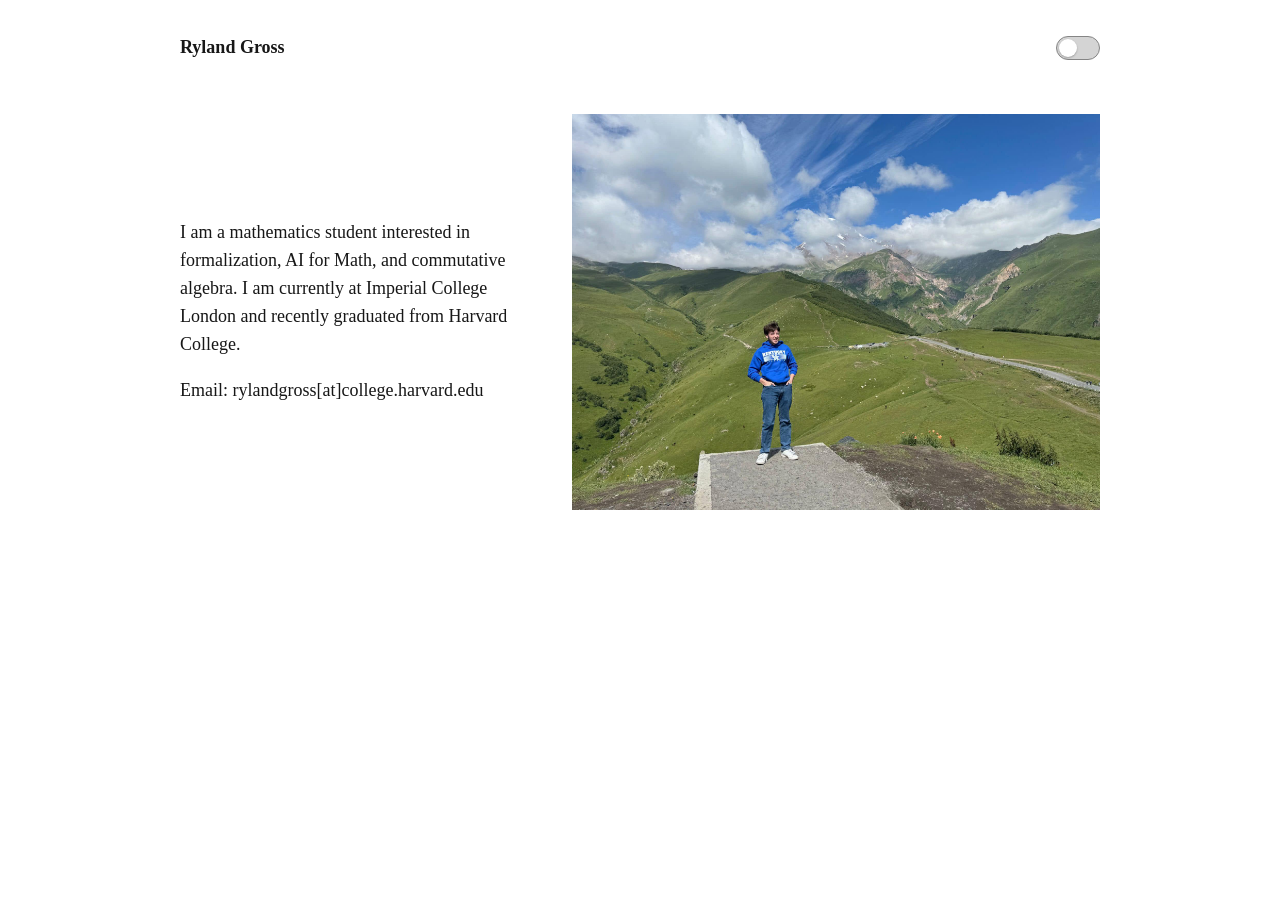
<file: index.html>
<!DOCTYPE html>
<html lang="en">
<head>
  <meta charset="utf-8" />
  <meta name="viewport" content="width=device-width, initial-scale=1" />
  <meta name="description" content="Ryland Gross is a mathematics student interested in formalization, AI for Math, and commutative algebra." />
  <title>Ryland Gross</title>
  <link rel="stylesheet" href="styles.css?v=20261121c" />
  <script>
    (() => {
      let savedTheme = null;
      try {
        savedTheme = localStorage.getItem("theme");
      } catch (_) {
        // Use the system preference when storage is unavailable.
      }

      const theme = savedTheme === "dark" || savedTheme === "light"
        ? savedTheme
        : window.matchMedia("(prefers-color-scheme: dark)").matches ? "dark" : "light";
      document.documentElement.dataset.theme = theme;
    })();
  </script>
</head>
<body>
  <div class="page-shell">
    <header class="site-header">
      <a class="wordmark" href="index.html">Ryland Gross</a>
      <button class="theme-toggle" type="button" role="switch" aria-checked="false" aria-label="Toggle dark mode">
        <span class="theme-toggle-thumb" aria-hidden="true"></span>
      </button>
    </header>

    <main class="home-layout">
      <div class="home-intro">
        <p>
          I am a mathematics student interested in formalization, AI for Math, and commutative algebra.
          I am currently at Imperial College London and recently graduated from Harvard College.
        </p>
        <p>Email: rylandgross[at]college.harvard.edu</p>
      </div>
      <img class="profile-photo" src="kazbegi.jpg" width="2048" height="1536" alt="Ryland Gross standing in a mountain valley near Kazbegi" />
    </main>
  </div>
  <script src="theme.js?v=20260926c" defer></script>
</body>
</html>
</file>
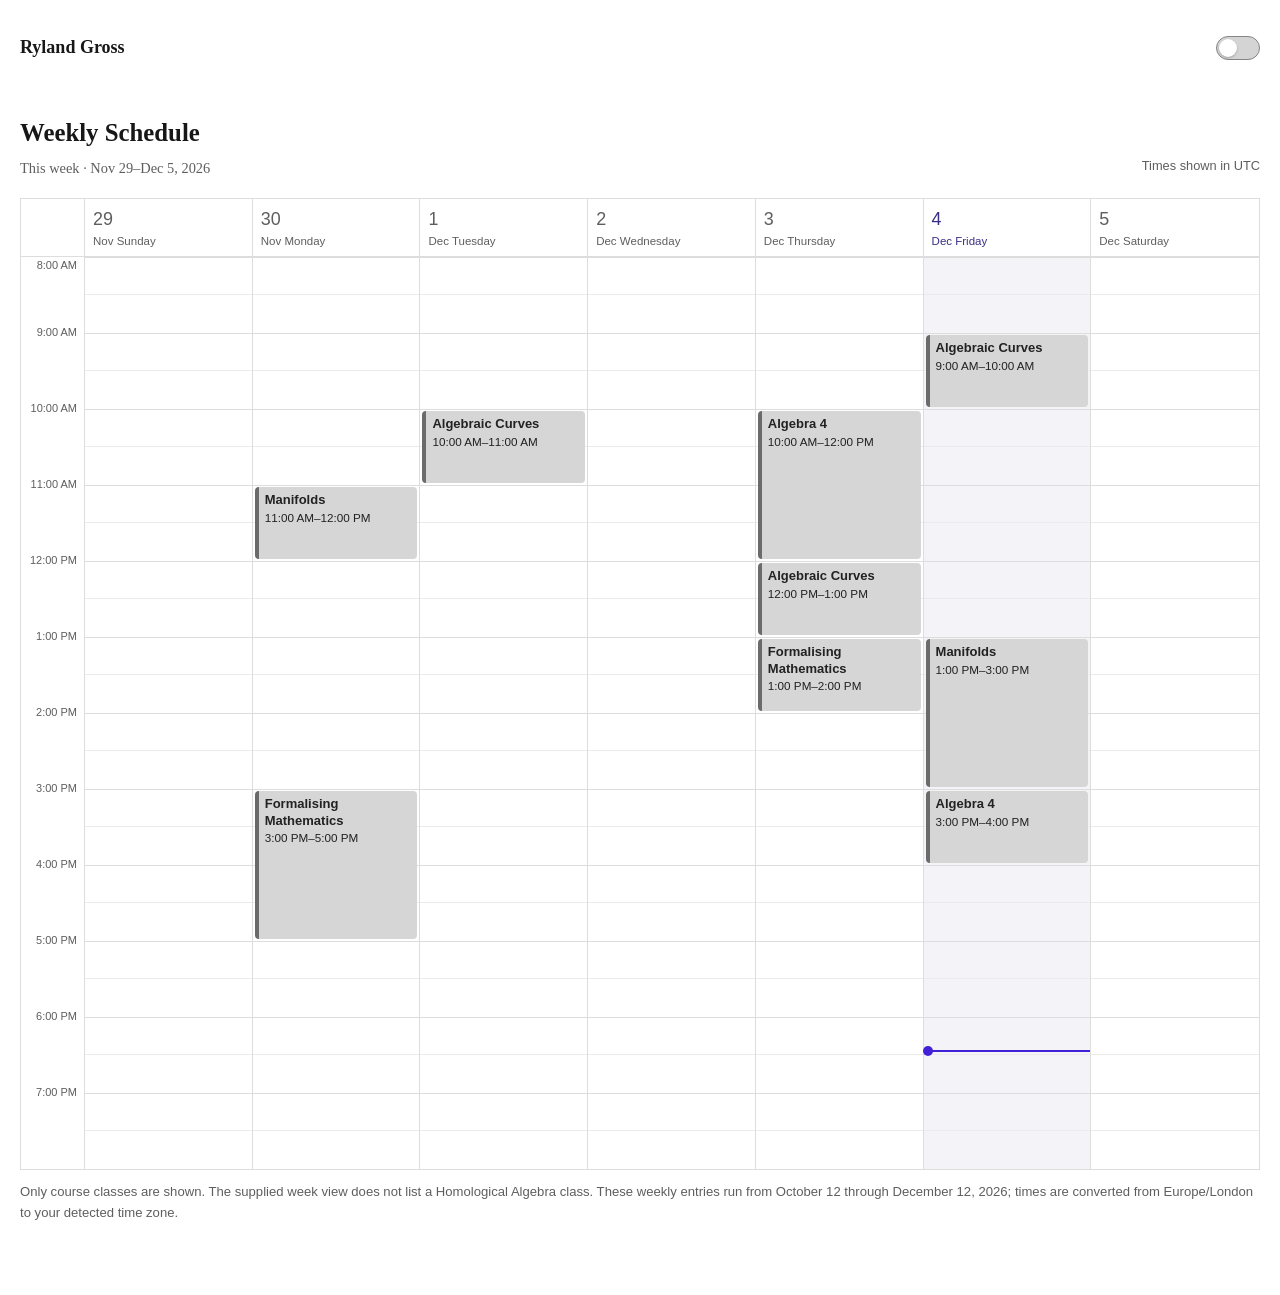
<file: schedule.html>
<!DOCTYPE html>
<html lang="en">
<head>
  <meta charset="utf-8" />
  <meta name="viewport" content="width=device-width, initial-scale=1" />
  <meta name="description" content="Ryland Gross's weekly course schedule." />
  <title>Weekly Schedule | Ryland Gross</title>
  <link rel="stylesheet" href="styles.css?v=20261121c" />
  <script>
    (() => {
      let savedTheme = null;
      try {
        savedTheme = localStorage.getItem("theme");
      } catch (_) {
        // Use the system preference when storage is unavailable.
      }

      const theme = savedTheme === "dark" || savedTheme === "light"
        ? savedTheme
        : window.matchMedia("(prefers-color-scheme: dark)").matches ? "dark" : "light";
      document.documentElement.dataset.theme = theme;
    })();
  </script>
</head>
<body>
  <div class="page-shell schedule-shell">
    <header class="site-header">
      <a class="wordmark" href="index.html">Ryland Gross</a>
      <button class="theme-toggle" type="button" role="switch" aria-checked="false" aria-label="Toggle dark mode">
        <span class="theme-toggle-thumb" aria-hidden="true"></span>
      </button>
    </header>

    <main>
      <div class="schedule-heading">
        <div>
          <h1>Weekly Schedule</h1>
          <p id="week-label">This week</p>
        </div>
        <div class="schedule-timezone" id="timezone-label"></div>
      </div>

      <div class="calendar-scroll" aria-label="Weekly course calendar, scroll horizontally on small screens">
        <div class="calendar-grid" id="calendar-grid">
          <div class="calendar-head" id="calendar-head"></div>
          <div class="calendar-body" id="calendar-body"></div>
        </div>
      </div>

      <p class="schedule-footnote" id="schedule-note">
        Only course classes are shown. The supplied week view does not list a Homological Algebra class. These weekly entries run from October 12 through December 12, 2026; times are converted from Europe/London to your detected time zone.
      </p>
      <p class="schedule-footnote" id="schedule-status" aria-live="polite"></p>
    </main>
  </div>
  <script src="theme.js?v=20260926c" defer></script>
  <script src="schedule.js?v=20261012b" defer></script>
</body>
</html>
</file>
<file: styles.css>
:root {
  color-scheme: light;
  --background: #ffffff;
  --text: #171717;
  --link: #392f85;
  --link-hover: #5546ad;
  --muted: #5e5e5e;
  --toggle-track: #d4d4d4;
  --toggle-border: #858585;
  --toggle-thumb: #ffffff;
  --calendar-grid: #dddddd;
  --calendar-grid-minor: #ebebeb;
  --calendar-surface: #ffffff;
  --calendar-event: #d6d6d6;
  --calendar-event-text: #222222;
  --calendar-now: #4220d8;
}

html[data-theme="dark"] {
  color-scheme: dark;
  --background: #181818;
  --text: #f0f0f0;
  --link: #beb7ff;
  --link-hover: #dedaff;
  --muted: #b5b5b5;
  --toggle-track: #525252;
  --toggle-border: #909090;
  --toggle-thumb: #f0f0f0;
  --calendar-grid: #474747;
  --calendar-grid-minor: #353535;
  --calendar-surface: #202020;
  --calendar-now: #a89aff;
}

@media (prefers-color-scheme: dark) {
  html:not([data-theme]) {
    color-scheme: dark;
    --background: #181818;
    --text: #f0f0f0;
    --link: #beb7ff;
    --link-hover: #dedaff;
    --muted: #b5b5b5;
    --toggle-track: #525252;
    --toggle-border: #909090;
    --toggle-thumb: #f0f0f0;
    --calendar-grid: #474747;
    --calendar-grid-minor: #353535;
    --calendar-surface: #202020;
    --calendar-now: #a89aff;
  }

  html:not([data-theme]) .theme-toggle-thumb {
    transform: translateX(20px);
  }
}

* {
  box-sizing: border-box;
}

body {
  margin: 0;
  color: var(--text);
  background: var(--background);
  font-family: Georgia, "Times New Roman", serif;
  font-size: 18px;
  line-height: 1.55;
}

a {
  color: var(--link);
}

a:hover {
  color: var(--link-hover);
}

.page-shell {
  width: min(920px, calc(100% - 40px));
  margin: 0 auto;
  padding: 34px 0 60px;
}

.site-header {
  display: flex;
  align-items: center;
  justify-content: space-between;
  gap: 24px;
  margin-bottom: 52px;
}

.wordmark {
  color: inherit;
  font-weight: 700;
  text-decoration: none;
}

.theme-toggle {
  display: inline-flex;
  width: 44px;
  height: 24px;
  flex: 0 0 auto;
  align-items: center;
  padding: 2px;
  border: 1px solid var(--toggle-border);
  border-radius: 999px;
  background: var(--toggle-track);
  cursor: pointer;
}

.theme-toggle:hover {
  border-color: var(--link);
}

.theme-toggle:focus-visible {
  outline: 2px solid var(--link);
  outline-offset: 3px;
}

.theme-toggle-thumb {
  display: block;
  width: 18px;
  height: 18px;
  border-radius: 50%;
  background: var(--toggle-thumb);
  box-shadow: 0 1px 2px rgb(0 0 0 / 25%);
  transition: transform 160ms ease;
}

html[data-theme="dark"] .theme-toggle-thumb {
  transform: translateX(20px);
}

h1 {
  margin: 0 0 24px;
  font-size: 1.55rem;
}

p {
  margin: 0 0 1em;
}

.home-layout {
  display: grid;
  grid-template-columns: minmax(0, 2fr) minmax(0, 3fr);
  gap: 40px;
  align-items: center;
}

.home-intro p:last-child {
  margin-bottom: 0;
}

.profile-photo {
  display: block;
  width: 100%;
  height: auto;
}

.schedule-shell {
  width: min(1440px, calc(100% - 40px));
}

.schedule-heading {
  display: flex;
  justify-content: space-between;
  align-items: end;
  gap: 24px;
  margin-bottom: 18px;
}

.schedule-heading h1 {
  margin-bottom: 5px;
}

.schedule-heading p {
  margin: 0;
  color: var(--muted);
  font-size: 0.9rem;
}

.schedule-timezone {
  flex: 0 0 auto;
  padding-bottom: 4px;
  color: var(--muted);
  font-family: Arial, Helvetica, sans-serif;
  font-size: 0.8rem;
  text-align: right;
}

.calendar-scroll {
  overflow-x: auto;
  border: 1px solid var(--calendar-grid);
  background: var(--calendar-surface);
  scrollbar-color: var(--toggle-border) transparent;
}

.calendar-grid {
  --hour-height: 76px;
  --half-hour-height: 38px;
  min-width: 990px;
  font-family: Arial, Helvetica, sans-serif;
  font-size: 13px;
}

.calendar-head,
.calendar-body {
  display: grid;
  grid-template-columns: 64px repeat(7, minmax(0, 1fr));
}

.calendar-head {
  min-height: 56px;
  border-bottom: 1px solid var(--calendar-grid);
}

.calendar-head-spacer {
  border-right: 1px solid var(--calendar-grid);
}

.calendar-day-heading {
  padding: 7px 8px 5px;
  border-right: 1px solid var(--calendar-grid);
  color: var(--muted);
}

.calendar-day-heading:last-child,
.calendar-day:last-child {
  border-right: 0;
}

.calendar-day-heading[aria-current="date"] {
  color: var(--link);
}

.calendar-day-heading strong,
.calendar-day-heading span {
  display: block;
}

.calendar-day-heading strong {
  font-size: 1.12rem;
  font-weight: 500;
}

.calendar-day-heading span {
  font-size: 0.72rem;
}

.calendar-body {
  align-items: stretch;
}

.calendar-times {
  position: relative;
  border-right: 1px solid var(--calendar-grid);
  color: var(--muted);
  font-size: 11px;
}

.calendar-time-label {
  position: absolute;
  right: 7px;
  width: 50px;
  transform: translateY(-50%);
  text-align: right;
  white-space: nowrap;
}

.calendar-day {
  position: relative;
  border-right: 1px solid var(--calendar-grid);
  background-color: var(--calendar-surface);
  background-image:
    repeating-linear-gradient(to bottom, var(--calendar-grid) 0 1px, transparent 1px var(--hour-height)),
    repeating-linear-gradient(to bottom, transparent 0 calc(var(--half-hour-height) - 1px), var(--calendar-grid-minor) calc(var(--half-hour-height) - 1px) var(--half-hour-height), transparent var(--half-hour-height) var(--hour-height));
}

.calendar-day.is-today {
  background-color: color-mix(in srgb, var(--calendar-surface) 94%, var(--link) 6%);
}

.calendar-event {
  position: absolute;
  z-index: 1;
  display: flex;
  flex-direction: column;
  overflow: hidden;
  padding: 5px 6px;
  border-left: 4px solid #6b6b6b;
  border-radius: 4px;
  background: var(--calendar-event);
  color: var(--calendar-event-text);
  line-height: 1.25;
}

.calendar-event-title {
  font-weight: 600;
  overflow-wrap: anywhere;
}

.calendar-event-time {
  margin-top: 2px;
  font-size: 0.9em;
  overflow-wrap: anywhere;
}

.current-time-indicator {
  position: absolute;
  z-index: 3;
  left: 0;
  right: 0;
  height: 2px;
  background: var(--calendar-now);
  pointer-events: none;
}

.current-time-indicator::before {
  position: absolute;
  top: -4px;
  left: -1px;
  width: 10px;
  height: 10px;
  border-radius: 50%;
  background: var(--calendar-now);
  content: "";
}

.schedule-footnote {
  margin: 12px 0 0;
  color: var(--muted);
  font-family: Arial, Helvetica, sans-serif;
  font-size: 0.82rem;
}

@media (max-width: 650px) {
  body {
    font-size: 17px;
  }

  .page-shell {
    width: min(920px, calc(100% - 28px));
    padding-top: 22px;
  }

  .site-header {
    margin-bottom: 36px;
  }

  .home-layout {
    grid-template-columns: 1fr;
    gap: 24px;
  }

  .schedule-shell {
    width: calc(100% - 24px);
  }

  .schedule-heading {
    display: block;
  }

  .schedule-timezone {
    margin-top: 10px;
    text-align: left;
  }
}
</file>
